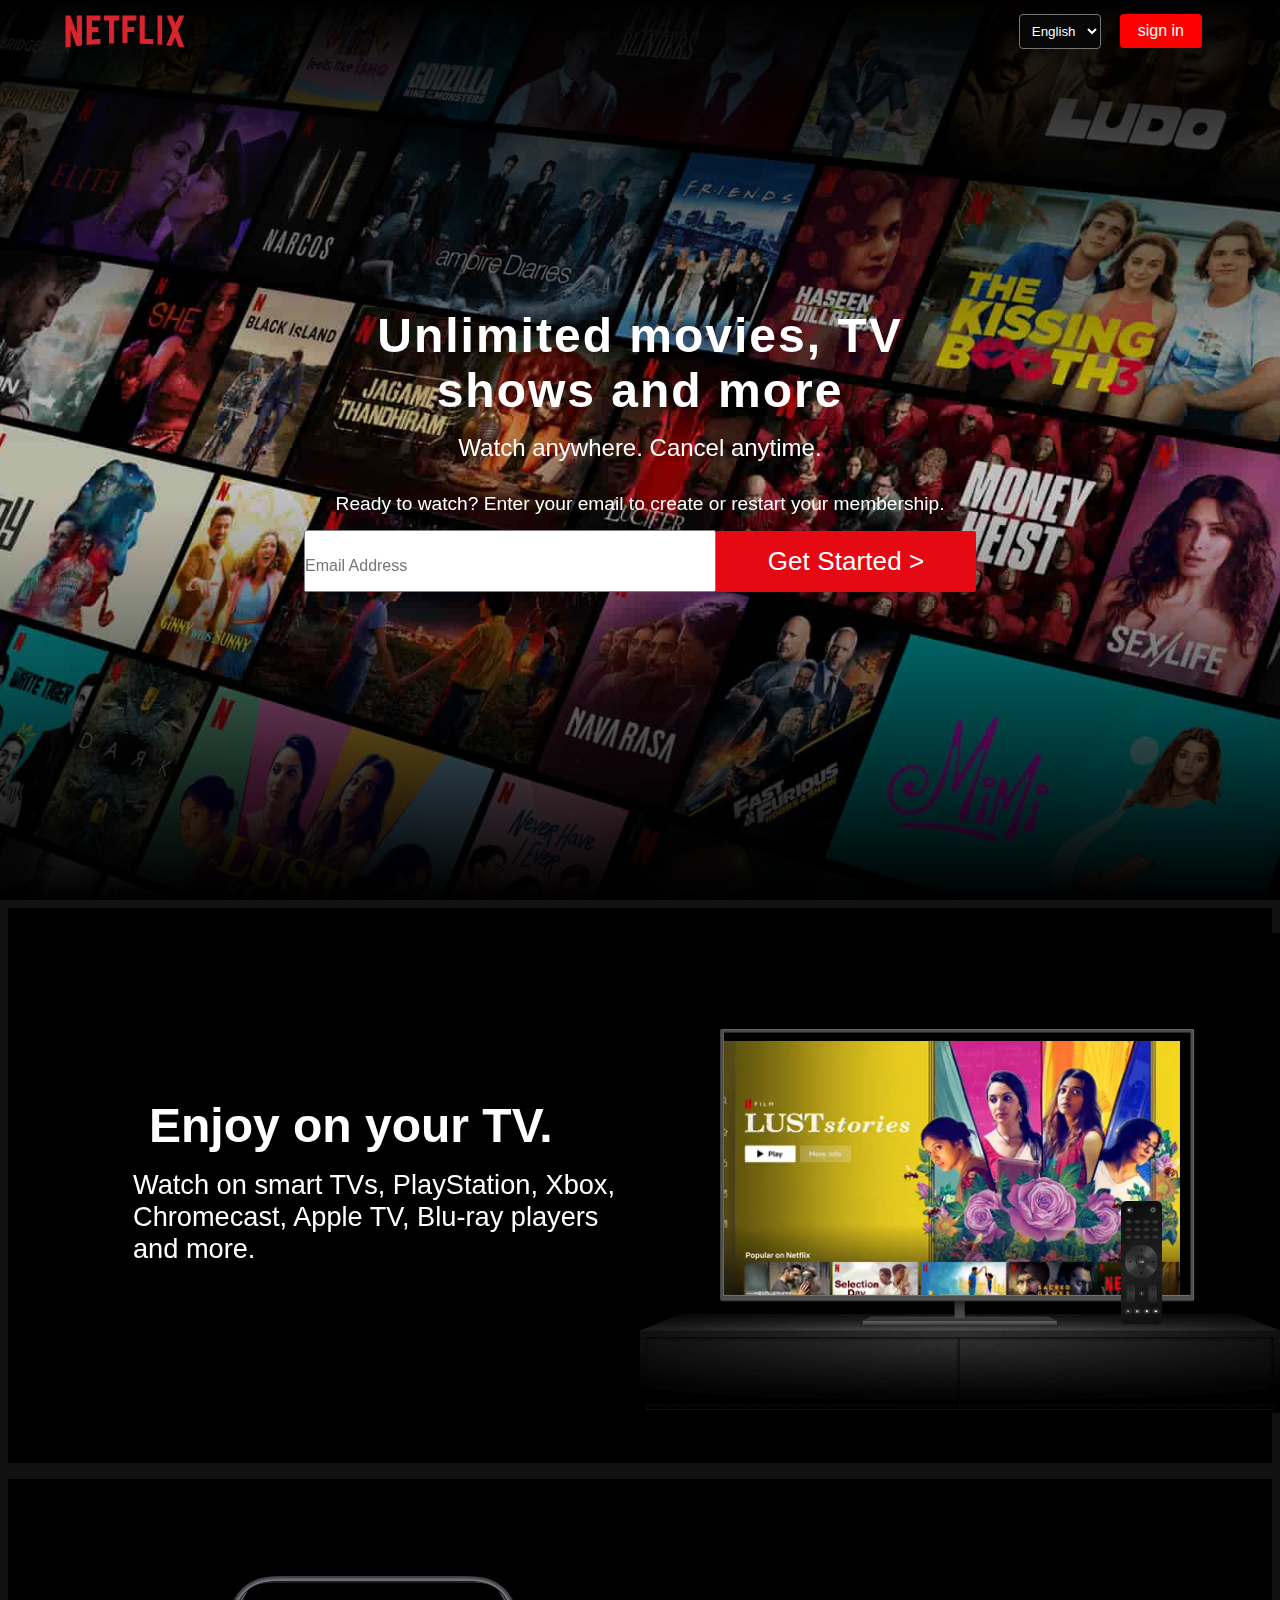
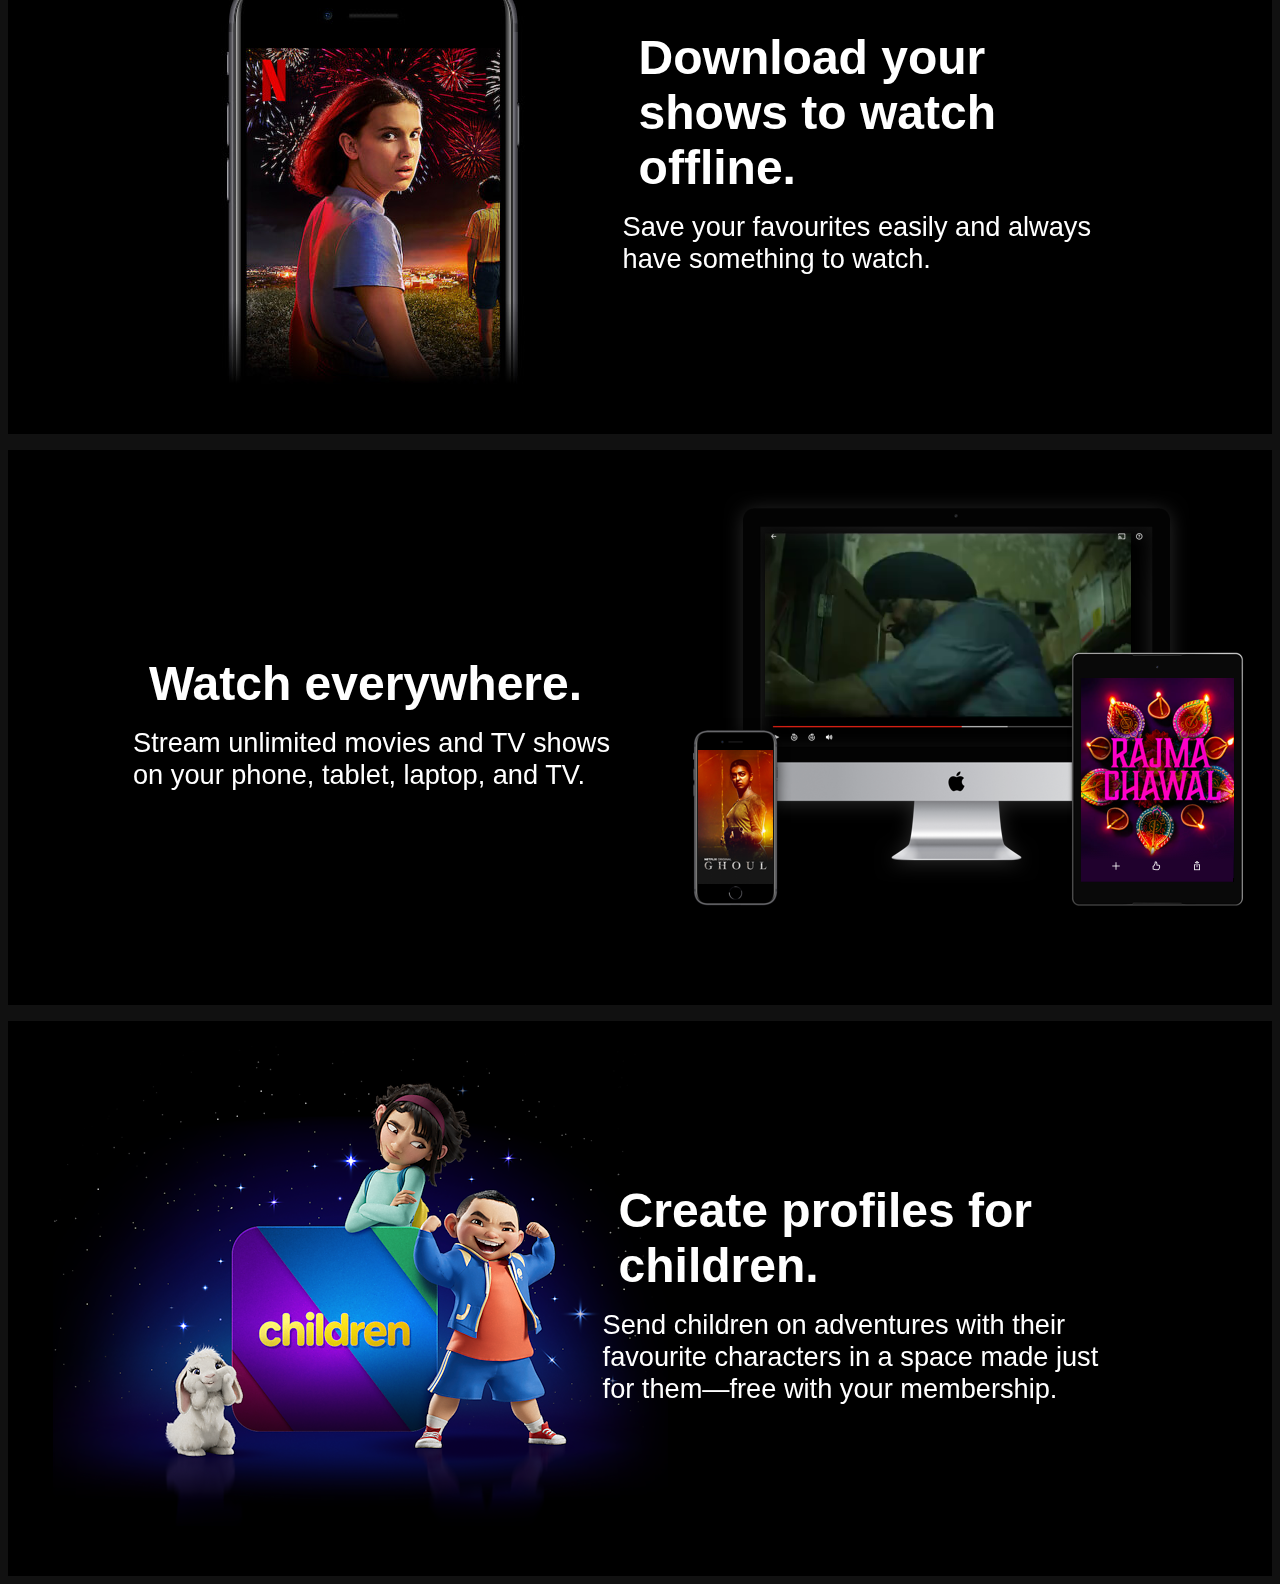
<file: index.html>
<!DOCTYPE html>
<html lang="en">
<head>
    <meta charset="UTF-8">
    <meta http-equiv="X-UA-Compatible" content="IE=edge">
    <meta name="viewport" content="width=device-width, initial-scale=1.0">
    <link rel="icon" href="ascet/nficon2016.ico"> 
    <link rel="stylesheet" href="style.css">
    </head>
<body>

    <section class="container">
        <div class="head">
<img src="ascet//Netflix_Logo_PMS.png" alt="logo">
<select name="language" id="language" class="lang">
    <option value="English">English</option>
    <option value="hindi">hindi</option>
</select>
<a href="#">sign in</a>
        </div>
    
</section>
<section class="banner"> 
    <img src="ascet/banner.jpg" alt="banner" class="fit">
<div class="box">
    <div class="heading">
        <h2>Unlimited movies, TV shows and more </h2>
        <h5>Watch anywhere. Cancel anytime.</h5>
        <p>Ready to watch? Enter your email to create or restart your membership.</p>
    </div>
    <div class="email">
        <input type="text" placeholder="Email Address">
        <a href="moviezone.html">Get Started > </a>
    </div>
</div>
</section>

<section class="style-cards">

<div class="card-1">
    <div class="desc-1">
        <h1>Enjoy on your TV.</h1>
        <p>Watch on smart TVs, PlayStation, Xbox, Chromecast, Apple TV, Blu-ray players and more.</p>
    </div>
    <img src="ascet/tv.png" alt="part1img">
    <video class="video-1" autoplay="" playsinline="" muted="" loop="">
        <source src="ascet/video-tv-in-0819.m4v" type="video/mp4">
    </video>
</div>

<div class="card-2">
    <img src="ascet/part2img.jpg" alt="part2img">
   
    <div class="desc-2">
        <h1>Download your shows to watch offline.</h1>
        <p>Save your favourites easily and always have something to watch.</p>
    </div>
</div>

<div class="card-3">
    <div class="desc-3">
        <h1>Watch everywhere.</h1>
        <p>Stream unlimited movies and TV shows on your phone, tablet, laptop, and TV.</p>
    </div>
    <img src="ascet/part3img.png" alt="part3img">
    <video class="video-1" autoplay="" playsinline="" muted="" loop="">
        <source src="ascet/part3videoslide.m4v" type="video/mp4">
    </video>
</div>

<div class="card-4">
    <img src="ascet/part4img.png" alt="part4img">
   
    <div class="desc-3">
        <h1>Create profiles for children.</h1>
        <p>Send children on adventures with their favourite characters in a space made just for them—free with your membership.</p>
    </div>
</div>
</section>



</body>
</html>
</file>
<file: style.css>
*{
    margin: 0;
    padding: 0;
}
body{
    font-family: Arial, Helvetica, sans-serif;
    background-color: black;
}
.container .head{
    position:absolute;
    top: 0;
    left: 0;
    display: flex;
    justify-content: space-between;
    align-items: center;
    width: 90%;
    padding: 0 50px;
    z-index: 1000000;

}
.container .head img{
    width: 13%;
}


.container .head a{
    color: #fff;
    text-decoration: none;
    background-color: red;
    padding: 8px 18px;
    border-radius: 4px;
}
.container .head .lang{
    color: #fff;
    text-decoration: none;
    background: rgb(7, 7, 7);
    padding: 8px 8px;
    position: relative;
    left: 400px;
    border-radius: 4px;
}
.banner{
    width: 100%;
    height: 100vh;
    position: relative;
    display: flex;
    justify-content: center;
    align-items: center;
}
.banner::before{
    content: "";
    position: absolute;
    top: 0;
    left: 0;
    width: 100%;
    height: 400px;
    z-index: 1;
    background: linear-gradient(to bottom,#000,transparent);
}
.banner::after{
    content: "";
    position: absolute;
    bottom: 0;
    left: 0;
    width: 100%;
    height: 400px;
    z-index: 1;
    background: linear-gradient(to top,#000,transparent);
}
.banner .fit{
    width: 100%;
    height: 100%;
    position: absolute;
    top: 0;
    left: 0;
    object-fit: cover;
}
.banner .box{
    position: absolute;
    top: 50%;
    left: 50%;
    transform: translate(-50%,-50%);
    z-index: 1000;
}
.banner .box .heading{
    display: flex; 
   flex-direction:column;
    justify-content:center;
    align-items:center;
    text-align:center;
}

.banner .box .heading h2{
    font-size: 3em;
    color: #fff;
    letter-spacing: 2px;
    width: 80%;
}
.banner .box .heading h5{
    font-size: 1.5em;
    color: #fff;
    font-weight: 300;
    padding: 1rem 0;
}

.banner .box .heading p{
    font-size: 1.2em;
    color: #fff;
    font-weight: 300;
    padding: 15px 0;
    /* padding-bottom: 20px; */
}


    .banner .box .email{
    
     display: flex;
     flex-direction: row;
     justify-content: center;
     align-items: center;
 }

 .banner .box .email input{
   font-size: 16px;
   color: #000;
   height: 50px;
   min-width: 400px;
   border-radius: 2px;
   border: 1px solid grey;
   align-items: center;
   padding: 10px 10px 0 0;
 }

 .banner .box .email a{
     text-decoration:  none;
     /* text-transform: uppercase;*/
     color: #fff;
     font-weight: 400;
     background: #E50914;
     line-height: 61px;
     border-radius: 2px;
     min-width: 200px;
     font-size: 1.625rem;
     padding: 0 30px;
     letter-spacing: 0.1px;
     text-align: center;
 } 

 .card-1,
 .card-2,
 .card-3,
 .card-4 {
     border: 8px solid #111;
     padding: 50px;
     color: #fff;
 }

 .card-1{
     position: relative;
     display: inline-grid;
     grid-template-columns: 50% 40%;
     text-align: left;
     align-items: center;
     padding: 25px 45px 50px;
 }

 .desc-1{
     padding-left: 80px;
 }

 .style-cards h1{
     font-size: 3rem;
     padding: 1rem
     
 }

 .style-cards p{
    font-size: 1.7rem;
    line-height: 2rem;
}

.card-1 video{
    position: relative;
    height: 58%;
    width: 100%;
    grid-column: 2/2;
    grid-row: 1/2;
    z-index: -1;
    margin-left: 15%;
}

.card-1 img{
    grid-column: 2/2;
    grid-row: 1/2;
}

.card-2, .card-4{
    position: relative;
    display: inline-grid;
    grid-template-columns: 40% 50%;
    text-align: left;
    align-items: center;
    padding: 25px 45px 50px;
}

.desc-2, .desc-4{
    padding-left: 100px;
    /* padding-right: 20px; */
}

.card-3{
    position: relative;
    display: inline-grid;
    grid-template-columns: 50% 40%;
    text-align: left;
    align-items: center;
    padding: 25px 45px 50px;
}

.desc-3{
    padding-left: 80px;
}

.card-3 video{
    position: relative;
    top: -90px;
    left: 125px;
    height: 78%;
    width: 78%;
    grid-column: 2/2;
    grid-row: 1/2;
    z-index: -1;
    /* margin-left: 15%; */
}

.card-3 img{
    grid-column: 2/2;
    grid-row: 1/2;
}
</file>
